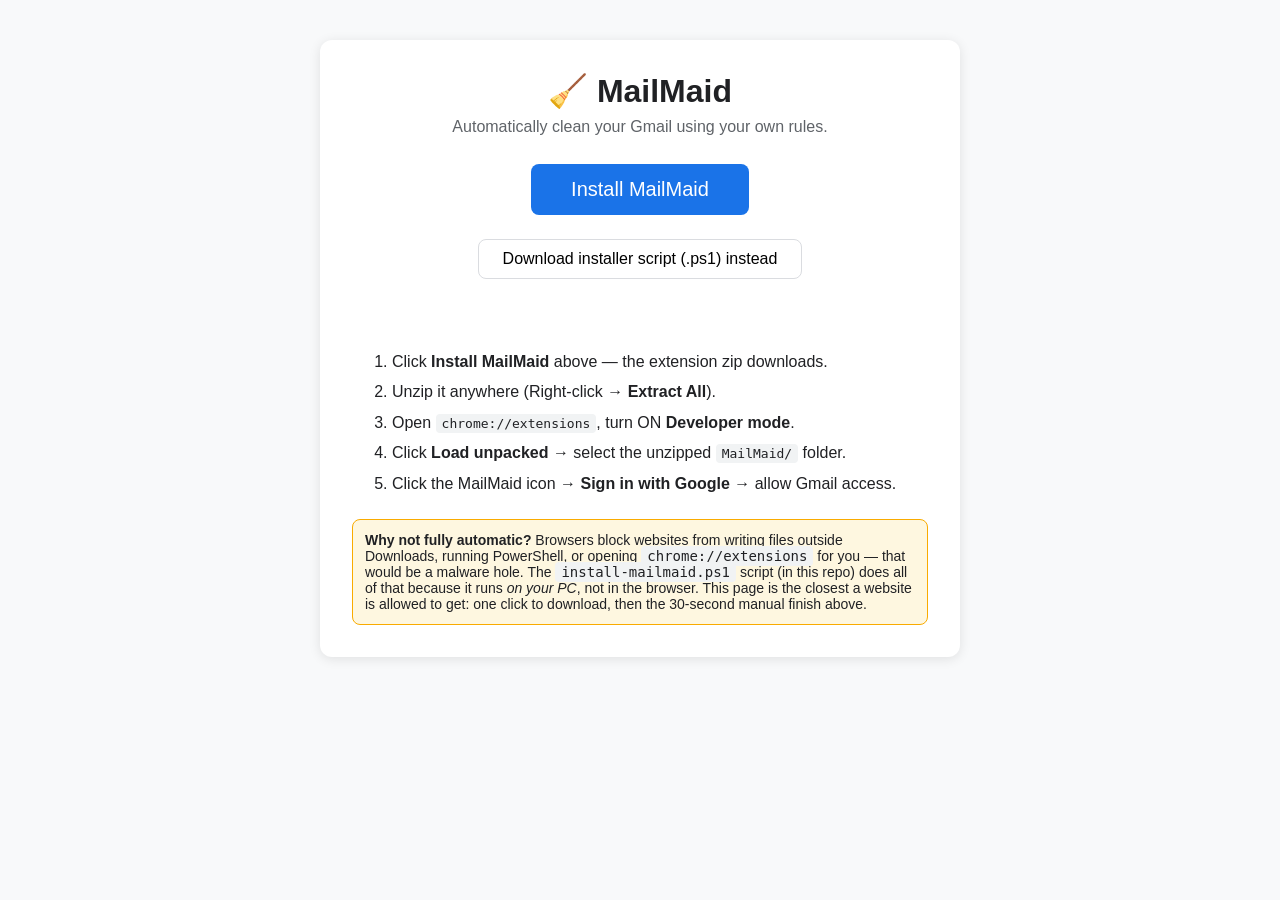
<file: index.html>
<!DOCTYPE html>
<html lang="en">
<head>
<meta charset="UTF-8">
<meta name="viewport" content="width=device-width, initial-scale=1.0">
<title>MailMaid — Install</title>
<style>
  body { font-family: Segoe UI, Arial, sans-serif; max-width: 640px; margin: 40px auto; padding: 0 20px; background: #f8f9fa; color: #202124; }
  .card { background: #fff; border-radius: 12px; padding: 32px; box-shadow: 0 2px 12px rgba(0,0,0,.1); text-align: center; }
  h1 { margin: 0 0 8px; font-size: 32px; }
  p.sub { color: #5f6368; margin-top: 0; }
  button.big { font-size: 20px; padding: 14px 40px; border: 0; border-radius: 8px; background: #1a73e8; color: #fff; cursor: pointer; margin: 12px 4px; }
  button.big:hover { background: #1765cc; }
  button.ghost { font-size: 16px; padding: 10px 24px; border: 1px solid #dadce0; border-radius: 8px; background: #fff; cursor: pointer; margin: 12px 4px; }
  ol { text-align: left; line-height: 1.9; }
  code { background: #f1f3f4; padding: 2px 6px; border-radius: 4px; }
  #status { margin-top: 16px; color: #5f6368; min-height: 24px; }
  .warn { background: #fef7e0; border: 1px solid #f9ab00; border-radius: 8px; padding: 12px; margin-top: 20px; font-size: 14px; text-align: left; }
</style>
</head>
<body>
<div class="card">
  <h1>🧹 MailMaid</h1>
  <p class="sub">Automatically clean your Gmail using your own rules.</p>

  <button class="big" id="installBtn">Install MailMaid</button><br>
  <button class="ghost" id="scriptBtn">Download installer script (.ps1) instead</button>

  <div id="status"></div>

  <ol>
    <li>Click <b>Install MailMaid</b> above — the extension zip downloads.</li>
    <li>Unzip it anywhere (Right-click → <b>Extract All</b>).</li>
    <li>Open <code>chrome://extensions</code>, turn ON <b>Developer mode</b>.</li>
    <li>Click <b>Load unpacked</b> → select the unzipped <code>MailMaid/</code> folder.</li>
    <li>Click the MailMaid icon → <b>Sign in with Google</b> → allow Gmail access.</li>
  </ol>

  <div class="warn">
    <b>Why not fully automatic?</b> Browsers block websites from writing files
    outside Downloads, running PowerShell, or opening
    <code>chrome://extensions</code> for you — that would be a malware hole.
    The <code>install-mailmaid.ps1</code> script (in this repo) does all of that
    because it runs <i>on your PC</i>, not in the browser. This page is the
    closest a website is allowed to get: one click to download, then the
    30-second manual finish above.
  </div>
</div>

<script>
var REPO = "FrossDev/MailMaid";
var statusEl = document.getElementById("status");

document.getElementById("installBtn").onclick = function () {
  statusEl.textContent = "Finding the newest release…";
  fetch("https://api.github.com/repos/" + REPO + "/releases/latest")
    .then(function (r) {
      if (!r.ok) throw new Error("No releases yet (HTTP " + r.status + ")");
      return r.json();
    })
    .then(function (rel) {
      var zip = (rel.assets || []).filter(function (a) {
        return /^MailMaid-.*\.zip$/i.test(a.name);
      })[0];
      if (!zip) throw new Error("Release has no MailMaid-*.zip asset yet.");
      statusEl.textContent = "Downloading " + zip.name + " …";
      var a = document.createElement("a");
      a.href = zip.browser_download_url;
      a.download = zip.name;
      document.body.appendChild(a);
      a.click();
      a.remove();
      statusEl.textContent = "Downloaded! Now unzip it and follow steps 3–5 above.";
    })
    .catch(function (err) {
      statusEl.textContent = "Could not auto-download: " + err.message +
        " — use Code → Download ZIP on GitHub instead.";
    });
};

document.getElementById("scriptBtn").onclick = function () {
  var a = document.createElement("a");
  a.href = "https://github.com/" + REPO + "/raw/main/install-mailmaid.ps1";
  a.download = "install-mailmaid.ps1";
  document.body.appendChild(a);
  a.click();
  a.remove();
  statusEl.textContent = "Script downloaded — Right-click it → Run with PowerShell.";
};
</script>
</body>
</html>
</file>
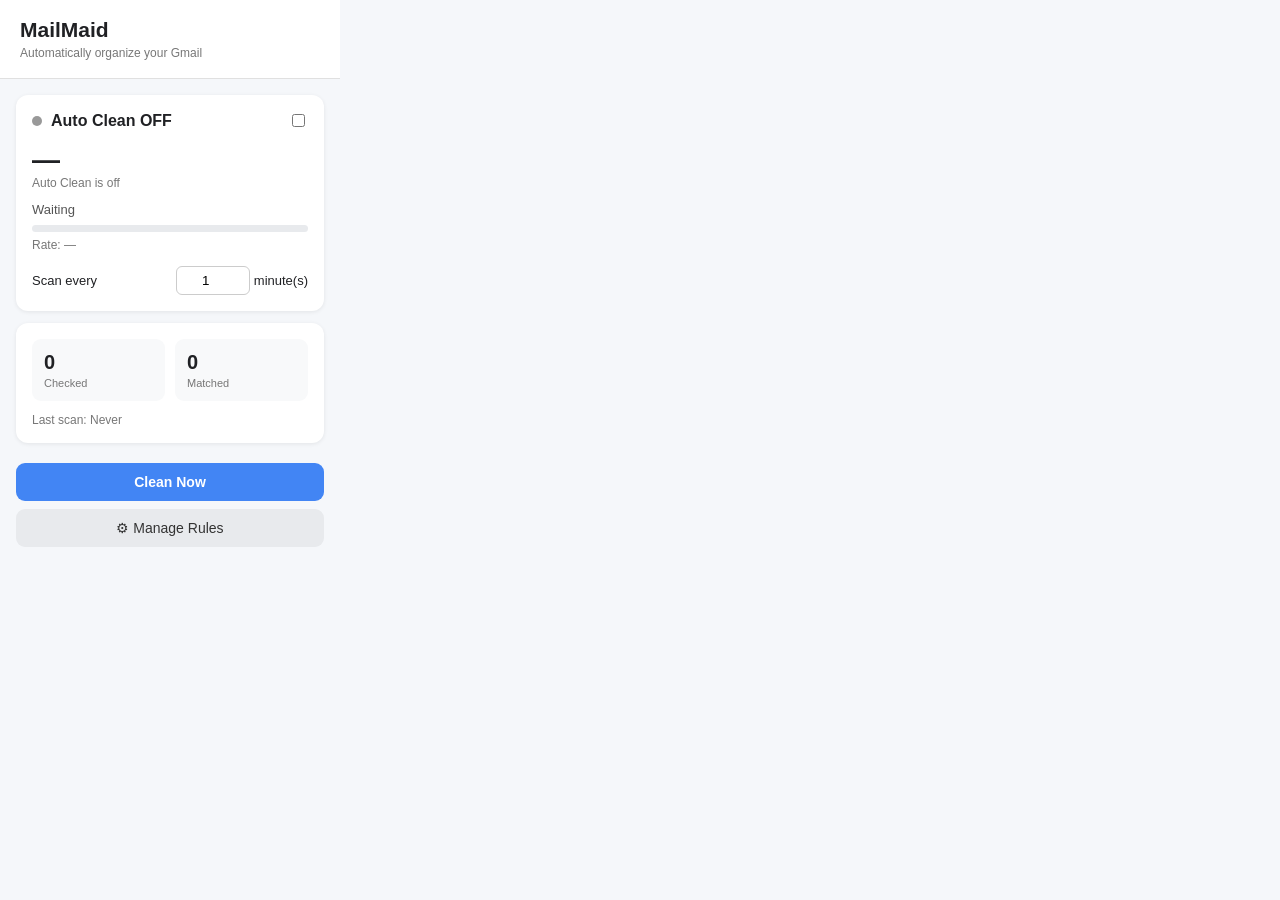
<file: popup.html>
<!DOCTYPE html>
<html>
<head>
    <meta charset="UTF-8">
    <title>MailMaid</title>

    <style>
        body {
            width: 340px;
            margin: 0;
            padding: 0;
            font-family: Arial, sans-serif;
            background: #f5f7fa;
            color: #202124;
        }

        .header {
            background: #ffffff;
            padding: 18px 20px;
            border-bottom: 1px solid #e0e0e0;
        }

        .title {
            font-size: 21px;
            font-weight: bold;
        }

        .subtitle {
            margin-top: 4px;
            font-size: 12px;
            color: #777;
        }

        .content {
            padding: 16px;
        }

        .card {
            background: white;
            border-radius: 12px;
            padding: 16px;
            margin-bottom: 12px;
            box-shadow: 0 1px 4px rgba(0,0,0,0.08);
        }

        .status-row {
            display: flex;
            align-items: center;
            justify-content: space-between;
        }

        .status-left {
            display: flex;
            align-items: center;
            gap: 9px;
            font-weight: bold;
        }

        .dot {
            width: 10px;
            height: 10px;
            border-radius: 50%;
            background: #999;
        }

        .dot.on {
            background: #20a464;
        }

        .dot.scanning {
            background: #4285f4;
        }

        .countdown {
            font-size: 28px;
            font-weight: bold;
            margin-top: 14px;
        }

        .countdown-label {
            font-size: 12px;
            color: #777;
        }

        .progress-text {
            margin-top: 12px;
            font-size: 13px;
            color: #555;
        }

        .progress-bar {
            width: 100%;
            height: 7px;
            background: #e8eaed;
            border-radius: 10px;
            overflow: hidden;
            margin-top: 8px;
        }

        .progress {
            height: 100%;
            width: 0%;
            background: #4285f4;
            transition: width 0.2s;
        }

        .stats {
            display: grid;
            grid-template-columns: 1fr 1fr;
            gap: 10px;
        }

        .stat {
            background: #f8f9fa;
            border-radius: 9px;
            padding: 12px;
        }

        .stat-number {
            font-size: 20px;
            font-weight: bold;
        }

        .stat-label {
            font-size: 11px;
            color: #777;
            margin-top: 3px;
        }

        .last-scan {
            font-size: 12px;
            color: #777;
            margin-top: 12px;
        }

        .rate-line {
            margin-top: 6px;
            font-size: 12px;
            color: #777;
        }

        .rate-line.on-goal {
            color: #20a464;
            font-weight: bold;
        }

        button {
            width: 100%;
            border: none;
            border-radius: 9px;
            padding: 11px;
            font-size: 14px;
            cursor: pointer;
            margin-top: 8px;
        }

        #clean {
            background: #4285f4;
            color: white;
            font-weight: bold;
        }

        #clean:disabled {
            background: #aeb8c5;
            cursor: default;
        }

        #settings {
            background: #e8eaed;
            color: #333;
        }

        .interval-row {
            display: flex;
            align-items: center;
            justify-content: space-between;
            margin-top: 14px;
            font-size: 13px;
        }

        #interval {
            width: 60px;
            padding: 6px;
            border: 1px solid #ccc;
            border-radius: 6px;
            text-align: center;
        }

        .toggle-row {
            display: flex;
            align-items: center;
            justify-content: space-between;
        }

        .toggle-label {
            font-size: 14px;
            font-weight: bold;
        }

        .small {
            font-size: 11px;
            color: #777;
            margin-top: 3px;
        }
    </style>
</head>

<body>

    <div class="header">
        <div class="title">MailMaid</div>
        <div class="subtitle">
            Automatically organize your Gmail
        </div>
    </div>


    <div class="content">

        <!-- AUTO CLEAN CARD -->
        <div class="card">

            <div class="status-row">

                <div class="status-left">
                    <div id="statusDot" class="dot"></div>

                    <span id="statusTitle">
                        Auto Clean OFF
                    </span>
                </div>

                <input
                    type="checkbox"
                    id="autoClean"
                >

            </div>


            <div
                id="countdown"
                class="countdown"
            >
                —
            </div>

            <div
                id="countdownLabel"
                class="countdown-label"
            >
                Auto Clean is off
            </div>


            <div
                id="progressText"
                class="progress-text"
            >
                Waiting
            </div>


            <div class="progress-bar">
                <div
                    id="progress"
                    class="progress"
                ></div>
            </div>


            <div
                id="rate"
                class="rate-line"
            >
                Rate: —
            </div>


            <div class="interval-row">

                <span>
                    Scan every
                </span>

                <span>
                    <input
                        type="number"
                        id="interval"
                        min="1"
                        value="1"
                    >
                    minute(s)
                </span>

            </div>

        </div>


        <!-- STATS CARD -->
        <div class="card">

            <div class="stats">

                <div class="stat">
                    <div
                        id="checked"
                        class="stat-number"
                    >
                        0
                    </div>

                    <div class="stat-label">
                        Checked
                    </div>
                </div>


                <div class="stat">
                    <div
                        id="matched"
                        class="stat-number"
                    >
                        0
                    </div>

                    <div class="stat-label">
                        Matched
                    </div>
                </div>

            </div>


            <div
                id="lastScan"
                class="last-scan"
            >
                Last scan: Never
            </div>

        </div>


        <button id="clean">
            Clean Now
        </button>


        <button id="settings">
            ⚙ Manage Rules
        </button>

    </div>


    <script src="popup.js"></script>

</body>
</html>
</file>
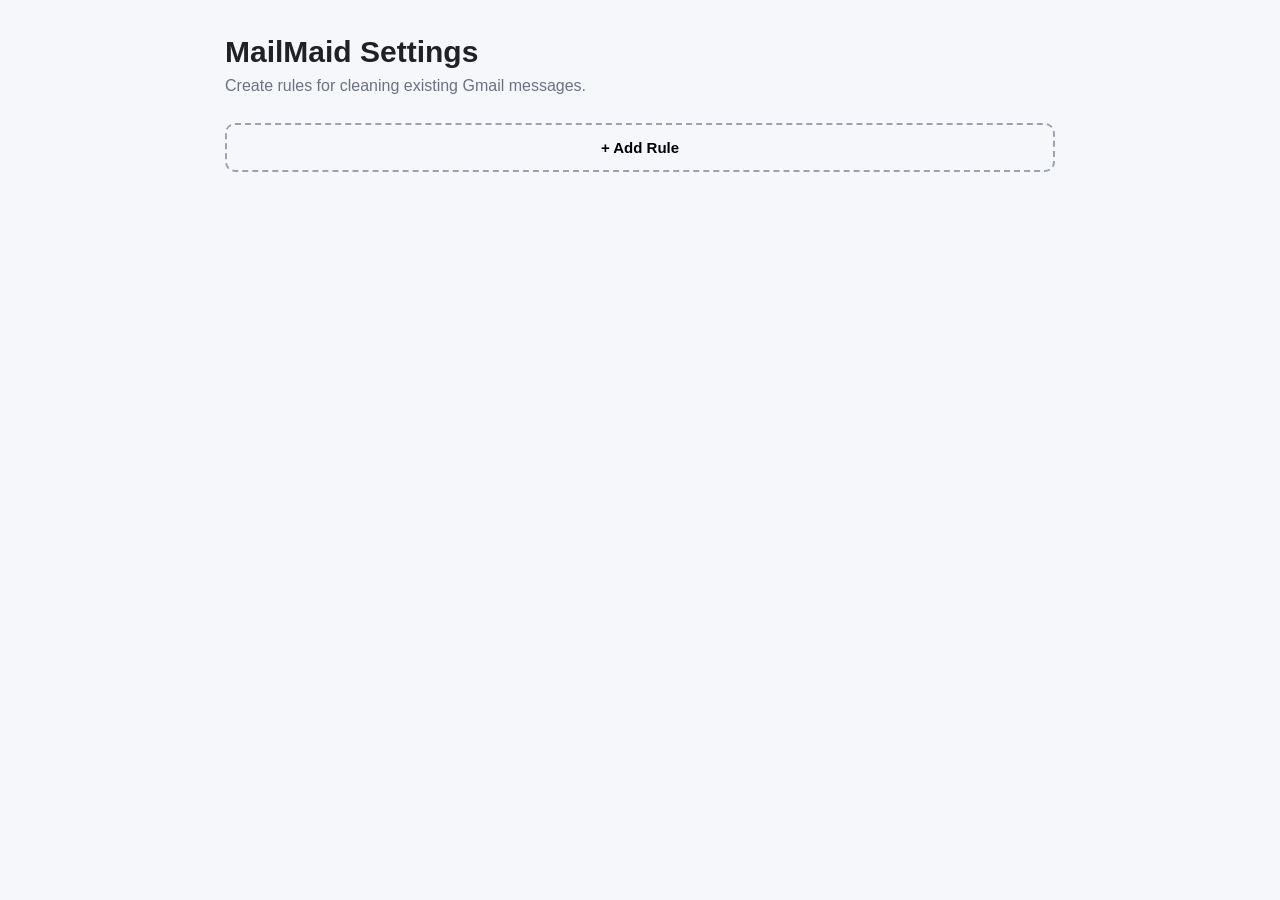
<file: settings.html>
<!DOCTYPE html>
<html>
<head>
    <meta charset="UTF-8">
    <title>MailMaid Settings</title>
    <link rel="stylesheet" href="settings.css">
</head>

<body>

<div class="page">

    <h1>MailMaid Settings</h1>
    <p class="subtitle">
        Create rules for cleaning existing Gmail messages.
    </p>

    <div id="rules"></div>

    <button id="addRule" class="add-button">
        + Add Rule
    </button>

</div>

<script src="settings.js"></script>

</body>
</html>
</file>
<file: settings.css>
* {
    box-sizing: border-box;
}

body {
    margin: 0;
    font-family: Arial, sans-serif;
    background: #f5f7fb;
    color: #202124;
}

.page {
    max-width: 900px;
    margin: 0 auto;
    padding: 35px;
}

h1 {
    margin: 0;
    font-size: 30px;
}

.subtitle {
    color: #6b7280;
    margin-top: 8px;
    margin-bottom: 28px;
}

.rule {
    background: white;
    border-radius: 14px;
    padding: 22px;
    margin-bottom: 20px;
    box-shadow: 0 2px 10px rgba(0,0,0,0.08);
}

.rule-header {
    display: flex;
    justify-content: space-between;
    align-items: center;
    margin-bottom: 20px;
}

.rule-title {
    font-size: 18px;
    font-weight: bold;
}

.delete-rule {
    border: none;
    background: #fee2e2;
    color: #b91c1c;
    padding: 8px 12px;
    border-radius: 7px;
    cursor: pointer;
}

.section-title {
    font-size: 15px;
    font-weight: bold;
    margin: 18px 0 10px;
}

.condition {
    display: grid;
    grid-template-columns: 120px 1fr 1fr;
    gap: 10px;
    margin-bottom: 10px;
    align-items: center;
}

.condition-label {
    font-weight: 600;
}

input[type="text"],
input[type="email"],
select {
    width: 100%;
    padding: 10px;
    border: 1px solid #d1d5db;
    border-radius: 8px;
    font-size: 14px;
}

input:focus,
select:focus {
    outline: none;
    border-color: #4285f4;
}

.actions {
    display: grid;
    grid-template-columns: 1fr 1fr;
    gap: 10px;
}

.action {
    padding: 10px;
    border: 1px solid #e5e7eb;
    border-radius: 8px;
    background: #fafafa;
}

.action label {
    display: flex;
    align-items: center;
    gap: 8px;
    font-size: 14px;
}

.action input[type="checkbox"] {
    width: 17px;
    height: 17px;
}

.action-extra {
    margin-top: 8px;
    display: none;
}

.action-extra.show {
    display: block;
}

.save-rule {
    margin-top: 20px;
    width: 100%;
    padding: 12px;
    border: none;
    border-radius: 9px;
    background: #4285f4;
    color: white;
    font-size: 15px;
    font-weight: 600;
    cursor: pointer;
}

.save-rule:hover {
    background: #3367d6;
}

.add-button {
    width: 100%;
    padding: 14px;
    border: 2px dashed #9ca3af;
    background: transparent;
    border-radius: 10px;
    font-size: 15px;
    font-weight: 600;
    cursor: pointer;
}

.add-button:hover {
    background: white;
}

.comma-note {
    width: 180px;
    padding: 8px 10px;
    margin-bottom: 12px;
    border: 1px solid #d1d5db;
    border-radius: 8px;
    background: #f9fafb;
    color: #6b7280;
    font-size: 13px;
}

.enabled-rule {
    display: flex;
    align-items: center;
    gap: 7px;
    margin: 0;
    font-size: 13px;
    font-weight: 600;
}

.enabled-rule input {
    width: 16px;
    height: 16px;
}
</file>
